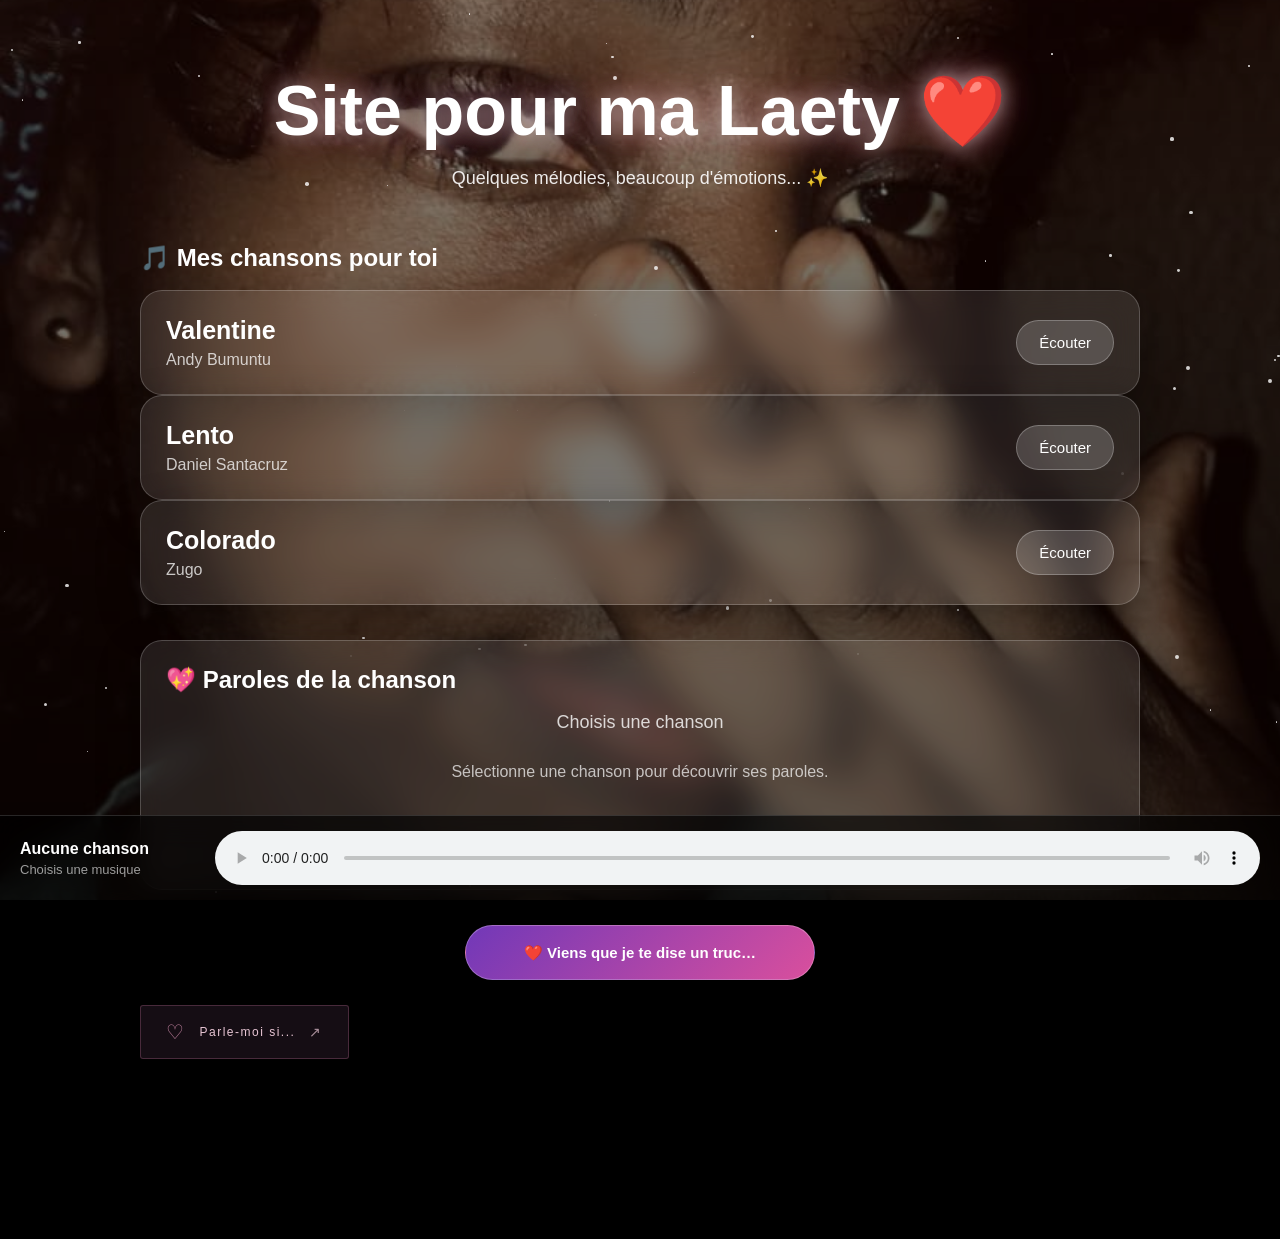
<file: index.html>
<!DOCTYPE html>
<html lang="fr">
<head>
    <meta charset="UTF-8">
    <meta name="viewport" content="width=device-width, initial-scale=1.0">

    <title>Site pour ma Laety ❤️</title>

    <link rel="stylesheet" href="style.css">
</head>

<body>

    <!-- ARRIERE-PLAN -->
    <div class="background"></div>
    <div class="overlay"></div>
    <div id="stars"></div>

    <!-- CONTENU PRINCIPAL -->
    <main class="container">

        <!-- PRESENTATION -->
        <header class="hero">
            <h1>Site pour ma Laety ❤️</h1>
            <p>Quelques mélodies, beaucoup d'émotions... ✨</p>
        </header>

        <!-- PLAYLIST -->
        <section class="music-section">

            <h2>🎵 Mes chansons pour toi</h2>

            <div id="playlist"></div>

        </section>

        <!-- PAROLES -->
        <section class="lyrics-section">

            <h2>💖 Paroles de la chanson</h2>

            <div id="songTitle" class="song-title">
                Choisis une chanson
            </div>

            <div id="lyrics">

                <p class="loading">
                    Sélectionne une chanson pour découvrir ses paroles.
                </p>

            </div>

        </section>

        <!-- BOUTON SECRET -->
        <div class="secret-button-container">

            <button
                id="openStory"
                class="secret-button"
                type="button"
            >
                ❤️ Viens que je te dise un truc…
            </button>

        </div>

<a href="parle-moi.html" class="parle-moi-button">
    <span class="button-heart">♡</span>
    <span>Parle-moi si...</span>
    <span class="button-arrow">↗</span>
</a>

    </main>


    <!-- LECTEUR AUDIO FIXE -->
    <div class="player">

        <div class="player-info">

            <strong id="playerTitle">
                Aucune chanson
            </strong>

            <span id="playerArtist">
                Choisis une musique
            </span>

        </div>

        <audio
            id="audio"
            controls
            preload="metadata"
        ></audio>

    </div>


    <!-- =====================================
         SCENE SECRETE POUR LAETY
    ====================================== -->


<div id="storyOverlay" class="story-overlay" aria-hidden="true">

  <div class="dialog-box">

    <button id="closeStory" class="close-dialog" type="button">✕</button>

    <div class="dialog-header">
      <div class="avatar">❤️</div>
      <div>
        <strong>Une petite conversation</strong>
        <small>moi et Laety ✨</small>
      </div>
    </div>

    <!-- SCENE AVEC LES DEUX PERSONNAGES -->

    <div class="night-scene">

      <div class="night-moon">🌙</div>

      <div class="night-stars">
        <span>✦</span>
        <span>✧</span>
        <span>✦</span>
        <span>·</span>
        <span>✧</span>
        <span>✦</span>
      </div>

      <div class="hill"></div>

      <div class="couple-2d">

        <!-- GARÇON -->

        <div class="character boy">
          <div class="boy-hair"></div>
          <div class="boy-head"></div>
          <div class="boy-neck"></div>
          <div class="boy-body"></div>
          <div class="boy-arm"></div>
          <div class="boy-legs"></div>
        </div>

        <!-- FILLE -->

        <div class="character girl">
          <div class="girl-hair"></div>
          <div class="girl-head"></div>
          <div class="girl-neck"></div>
          <div class="girl-body"></div>
          <div class="girl-arm"></div>
          <div class="girl-legs"></div>
        </div>

      </div>

      <div class="couple-caption">
        Deux personnes, un ciel rempli d'étoiles… ❤️
      </div>

    </div>

    <!-- CONVERSATION -->

    <div id="chatMessages" class="chat-messages">
      <div class="chat-bubble mine">
        Laety… tu sais pourquoi j'ai créé ce site ?
      </div>
    </div>

    <div class="dialog-actions">

      <button id="nextMessage" type="button">
        Pourquoi ? 👀
      </button>

      <a id="whatsappButton"
         class="whatsapp-button"
         href="#"
         target="_blank"
         rel="noopener"
         hidden>
        💬 Je veux quand même lui répondre
      </a>

    </div>

  </div>
</div>

    </div>


    <!-- JAVASCRIPT -->
    <script src="script.js"></script>

</body>
</html>
</file>
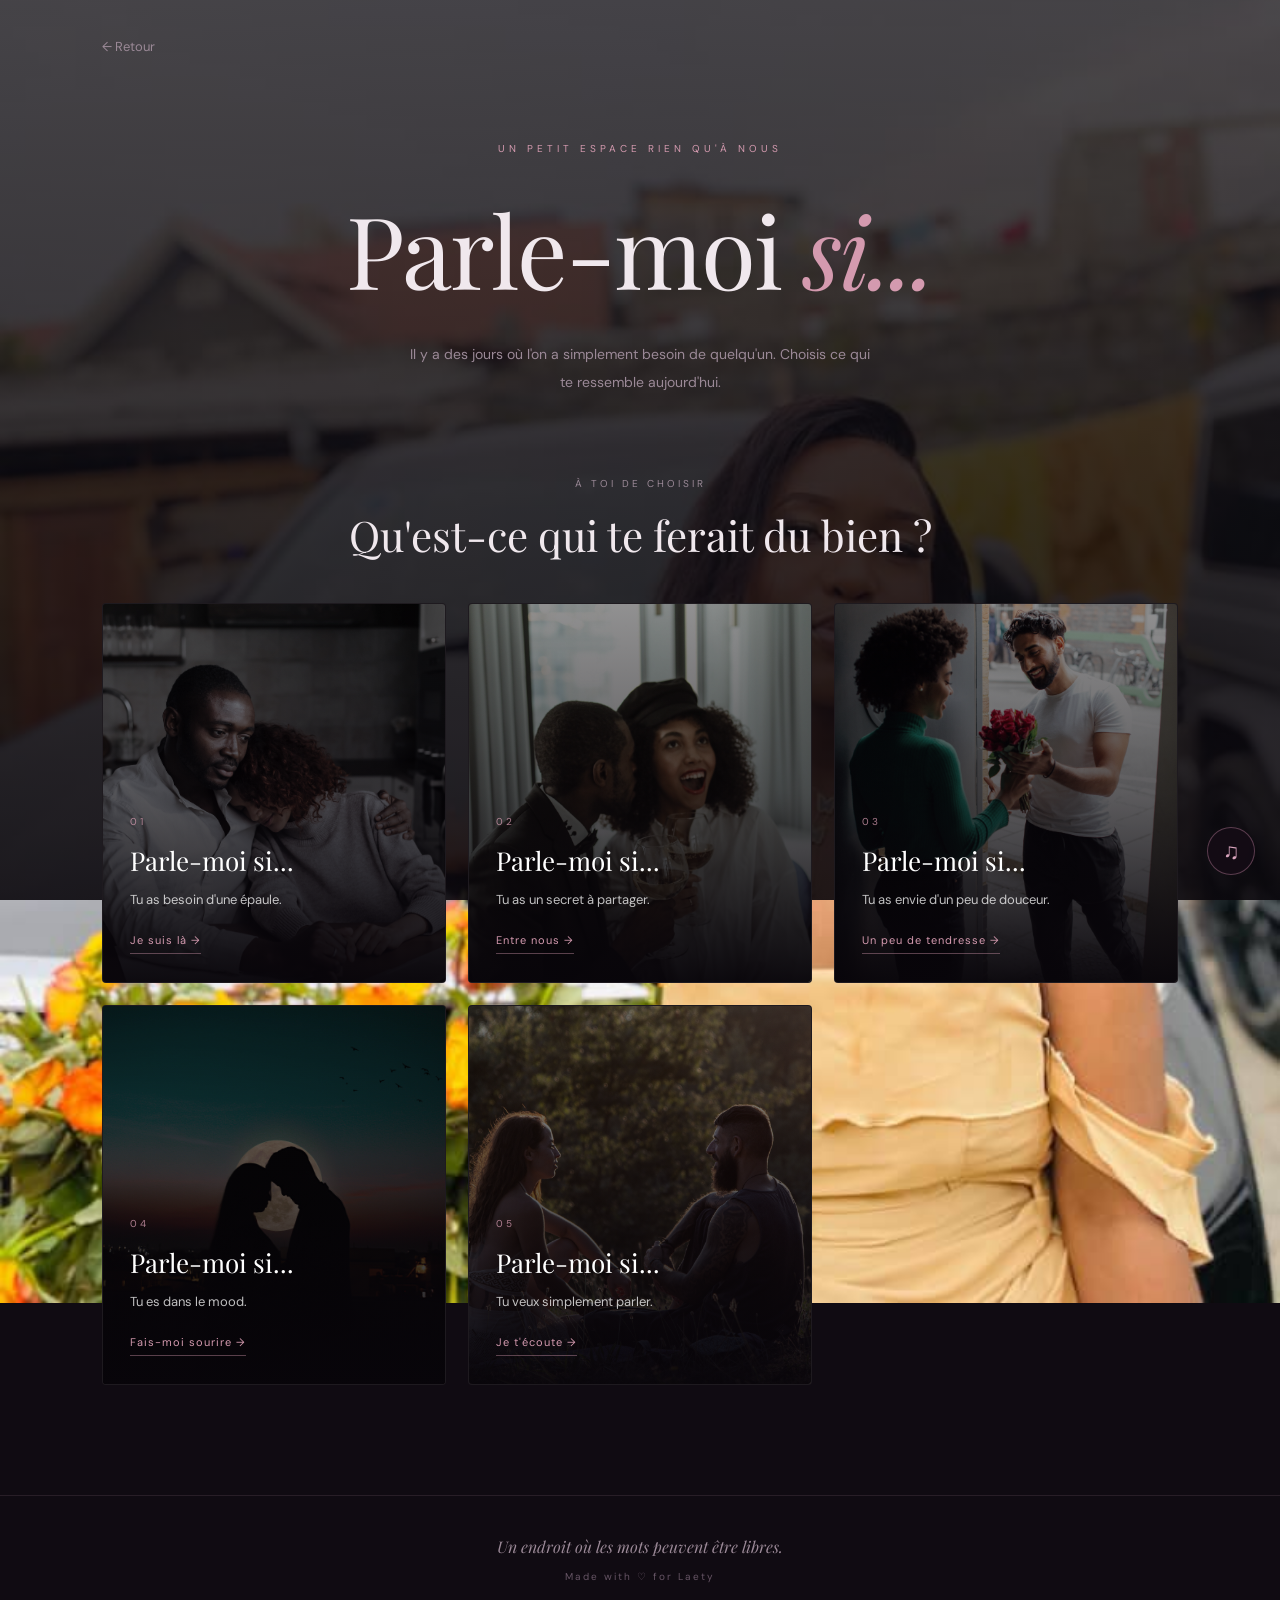
<file: parle-moi.html>
<!DOCTYPE html>
<html lang="fr">

<head>
    <meta charset="UTF-8">
    <meta name="viewport" content="width=device-width, initial-scale=1.0">

    <title>Parle-moi si... | Laety</title>

    <!-- Icône du site -->
    <link rel="icon" href="assets/images/laety.jpg">

    <!-- Polices -->
    <link rel="preconnect" href="https://fonts.googleapis.com">
    <link rel="preconnect" href="https://fonts.gstatic.com" crossorigin>

    <link
        href="https://fonts.googleapis.com/css2?family=DM+Sans:wght@400;500;600;700&family=Playfair+Display:ital,wght@0,400;0,500;0,600;1,400&display=swap"
        rel="stylesheet"
    >

    <!-- CSS -->
    <link rel="stylesheet" href="assets/css/parle-moi.css">
</head>

<body>

    <!-- =========================
         EN-TÊTE
    ========================== -->
    <header class="page-header">

        <a href="index.html" class="back-link">
            ← Retour
        </a>

        <div class="header-content">

            <span class="eyebrow">
                Un petit espace rien qu'à nous
            </span>

            <h1>
                Parle-moi <em>si...</em>
            </h1>

            <p class="header-description">
                Il y a des jours où l'on a simplement besoin
                de quelqu'un. Choisis ce qui te ressemble
                aujourd'hui.
            </p>

        </div>

    </header>


    <!-- =========================
         CONTENU PRINCIPAL
    ========================== -->
    <main class="main-content">

        <section class="conversation-section">

            <div class="section-heading">

                <span class="section-label">
                    À toi de choisir
                </span>

                <h2>
                    Qu'est-ce qui te ferait du bien ?
                </h2>

            </div>


            <!-- GRILLE DES CARTES -->
            <div class="conversation-grid">


                <!-- 01 : ÉPAULE -->
                <button
                    class="conversation-card card-epaule"
                    data-conversation="epaule"
                    type="button"
                >

                    <img
                        src="assets/images/parle-moi/epaule.jpg"
                        alt="Une ambiance douce et réconfortante"
                        class="card-image"
                    >

                    <div class="card-overlay"></div>

                    <div class="card-content">

                        <span class="card-number">01</span>

                        <h3>Parle-moi si...</h3>

                        <p>
                            Tu as besoin d'une épaule.
                        </p>

                        <span class="card-action">
                            Je suis là →
                        </span>

                    </div>

                </button>


                <!-- 02 : SECRET -->
                <button
                    class="conversation-card card-secret"
                    data-conversation="secret"
                    type="button"
                >

                    <img
                        src="assets/images/parle-moi/secret.jpg"
                        alt="Une atmosphère mystérieuse et intime"
                        class="card-image"
                    >

                    <div class="card-overlay"></div>

                    <div class="card-content">

                        <span class="card-number">02</span>

                        <h3>Parle-moi si...</h3>

                        <p>
                            Tu as un secret à partager.
                        </p>

                        <span class="card-action">
                            Entre nous →
                        </span>

                    </div>

                </button>


                <!-- 03 : DOUCEUR -->
                <button
                    class="conversation-card card-douceur"
                    data-conversation="douceur"
                    type="button"
                >

                    <img
                        src="assets/images/parle-moi/douceur.jpg"
                        alt="Une ambiance romantique et délicate"
                        class="card-image"
                    >

                    <div class="card-overlay"></div>

                    <div class="card-content">

                        <span class="card-number">03</span>

                        <h3>Parle-moi si...</h3>

                        <p>
                            Tu as envie d'un peu de douceur.
                        </p>

                        <span class="card-action">
                            Un peu de tendresse →
                        </span>

                    </div>

                </button>


                <!-- 04 : MOOD -->
                <button
                    class="conversation-card card-mood"
                    data-conversation="mood"
                    type="button"
                >

                    <img
                        src="assets/images/parle-moi/mood.jpg"
                        alt="Une ambiance musicale et spontanée"
                        class="card-image"
                    >

                    <div class="card-overlay"></div>

                    <div class="card-content">

                        <span class="card-number">04</span>

                        <h3>Parle-moi si...</h3>

                        <p>
                            Tu es dans le mood.
                        </p>

                        <span class="card-action">
                            Fais-moi sourire →
                        </span>

                    </div>

                </button>


                <!-- 05 : CONVERSATION -->
                <button
                    class="conversation-card card-conversation"
                    data-conversation="conversation"
                    type="button"
                >

                    <img
                        src="assets/images/parle-moi/conversation.jpg"
                        alt="Une ambiance chaleureuse de conversation"
                        class="card-image"
                    >

                    <div class="card-overlay"></div>

                    <div class="card-content">

                        <span class="card-number">05</span>

                        <h3>Parle-moi si...</h3>

                        <p>
                            Tu veux simplement parler.
                        </p>

                        <span class="card-action">
                            Je t'écoute →
                        </span>

                    </div>

                </button>


            </div>

        </section>

    </main>


    <!-- =========================
         PIED DE PAGE
    ========================== -->
    <footer class="page-footer">

        <p>
            Un endroit où les mots peuvent être libres.
        </p>

        <span>
            Made with ♡ for Laety
        </span>

    </footer>


    <!-- =========================
         MUSIQUE DE FOND
    ========================== -->
    <audio
        id="background-music"
        loop
        preload="none"
    >
        <source
            src="assets/music/romantic.mp4"
            type="audio/mp4"
        >
    </audio>


    <!-- BOUTON MUSIQUE -->
    <button
        id="music-button"
        class="music-button"
        type="button"
        aria-label="Activer la musique"
    >
        ♫
    </button>


    <!-- =========================
         JAVASCRIPT
    ========================== -->
    <script src="assets/js/parle-moi.js"></script>

</body>
</html>
</file>
<file: style.css>
* {
    box-sizing: border-box;
    margin: 0;
    padding: 0;
}

html,
body {
    width: 100%;
    min-height: 100%;
    font-family: Arial, Helvetica, sans-serif;
    color: white;
}

/* =========================
   FOND
========================= */

body {
    min-height: 100vh;
    overflow-x: hidden;
    background: #000;
}

.background {
    position: fixed;
    inset: 0;

    background-image: url("assets/images/laety.jpeg");
    background-size: cover;
    background-position: center;
    background-repeat: no-repeat;

    z-index: -3;
}

.overlay {
    position: fixed;
    inset: 0;

    background:
        linear-gradient(
            rgba(0, 0, 0, 0.45),
            rgba(0, 0, 0, 0.72)
        );

    z-index: -2;
}


/* =========================
   ÉTOILES
========================= */

#stars {
    position: fixed;
    inset: 0;

    pointer-events: none;

    overflow: hidden;

    z-index: -1;
}

.star {
    position: absolute;

    width: 3px;
    height: 3px;

    background: white;

    border-radius: 50%;

    opacity: 0.8;

    animation:
        fall linear infinite,
        twinkle ease-in-out infinite;
}

@keyframes fall {

    from {
        transform: translateY(-20px);
    }

    to {
        transform: translateY(110vh);
    }
}

@keyframes twinkle {

    0%,
    100% {
        opacity: 0.2;
    }

    50% {
        opacity: 1;
    }
}


/* =========================
   CONTENU
========================= */

.container {
    width: min(1000px, 92%);
    margin: auto;

    padding-top: 70px;
    padding-bottom: 180px;
}


/* =========================
   HERO
========================= */

.hero {
    text-align: center;

    margin-bottom: 55px;
}

.hero h1 {
    font-size: clamp(35px, 7vw, 70px);

    margin-bottom: 15px;

    text-shadow:
        0 0 20px rgba(255,255,255,0.5),
        0 0 40px rgba(255,100,150,0.4);
}

.hero p {
    font-size: 18px;

    opacity: 0.9;
}


/* =========================
   SECTIONS
========================= */

.music-section,
.lyrics-section {
    margin-bottom: 35px;
}

.music-section h2,
.lyrics-section h2 {
    margin-bottom: 18px;

    font-size: 24px;
}


/* =========================
   GLASS CARD
========================= */

.music-card,
.lyrics-section {
    background: rgba(255, 255, 255, 0.10);

    border: 1px solid rgba(255, 255, 255, 0.20);

    backdrop-filter: blur(15px);
    -webkit-backdrop-filter: blur(15px);

    border-radius: 22px;

    box-shadow:
        0 15px 40px rgba(0, 0, 0, 0.35);
}

.music-card {
    padding: 25px;

    display: flex;

    justify-content: space-between;

    align-items: center;

    gap: 20px;
}

.music-info h3 {
    font-size: 25px;

    margin-bottom: 6px;
}

.music-info p {
    opacity: 0.75;
}


/* =========================
   BOUTON
========================= */

button {
    border: none;

    background: rgba(255, 255, 255, 0.18);

    color: white;

    padding: 13px 22px;

    border-radius: 50px;

    cursor: pointer;

    font-size: 15px;

    border: 1px solid rgba(255,255,255,0.25);

    transition: 0.25s;
}

button:hover {
    background: rgba(255, 255, 255, 0.30);

    transform: scale(1.05);
}


/* =========================
   PAROLES
========================= */

.lyrics-section {
    padding: 25px;

    min-height: 250px;
}

.song-title {
    text-align: center;

    font-size: 18px;

    margin-bottom: 20px;

    opacity: 0.8;
}

#lyrics {
    max-height: 500px;

    overflow-y: auto;

    padding: 10px;
}

.lyric-line {
    text-align: center;

    font-size: 20px;

    line-height: 1.8;

    padding: 5px 10px;

    margin: 4px 0;

    color: rgba(255,255,255,0.55);

    transition:
        color 0.3s,
        transform 0.3s,
        opacity 0.3s;
}

.lyric-line.active {
    color: white;

    font-weight: bold;

    transform: scale(1.04);

    text-shadow:
        0 0 10px rgba(255,255,255,0.7),
        0 0 25px rgba(255,100,160,0.7);
}

.loading {
    text-align: center;

    opacity: 0.7;
}


/* =========================
   PLAYER
========================= */

.player {
    position: fixed;

    bottom: 0;
    left: 0;
    right: 0;

    z-index: 10;

    padding: 15px 20px;

    background: rgba(0,0,0,0.65);

    backdrop-filter: blur(15px);
    -webkit-backdrop-filter: blur(15px);

    border-top: 1px solid rgba(255,255,255,0.15);

    display: flex;

    align-items: center;

    gap: 25px;
}

.player-info {
    min-width: 170px;

    display: flex;

    flex-direction: column;

    gap: 4px;
}

.player-info span {
    opacity: 0.6;

    font-size: 13px;
}

audio {
    width: 100%;
}


/* =========================
   MOBILE
========================= */

@media (max-width: 650px) {

    .container {
        padding-top: 45px;
    }

    .hero h1 {
        font-size: 38px;
    }

    .hero p {
        font-size: 15px;
    }

    .music-card {
        flex-direction: column;

        align-items: stretch;

        text-align: center;
    }

    button {
        width: 100%;
    }

    .lyric-line {
        font-size: 17px;
    }

    .player {
        flex-direction: column;

        align-items: stretch;

        gap: 8px;
    }

    .player-info {
        text-align: center;

        min-width: 0;
    }
}

/* FENÊTRE FLOTTANTE */

.story-overlay {
    display: none;
    position: fixed;
    inset: 0;
    width: 100%;
    height: 100%;
    z-index: 99999;

    background: rgba(5, 4, 25, 0.92);
    backdrop-filter: blur(12px);

    justify-content: center;
    align-items: center;

    padding: 20px;
    overflow-y: auto;
}

.story-overlay.open {
    display: flex;
    animation: fadeIn 0.5s ease;
}

/* CONTENU DE LA FENÊTRE */

.story-box {
    position: relative;
    width: 100%;
    max-width: 750px;
    max-height: 90vh;
    overflow-y: auto;

    margin: auto;
    padding: 25px;

    border-radius: 25px;

    background: linear-gradient(
        145deg,
        rgba(34, 22, 75, 0.98),
        rgba(12, 12, 42, 0.98)
    );

    border: 1px solid rgba(255, 130, 210, 0.6);

    box-shadow:
        0 0 30px rgba(255, 70, 170, 0.35),
        0 0 80px rgba(168, 85, 247, 0.2);
}

.story-overlay {
  display: none;
  position: fixed;
  inset: 0;
  z-index: 99999;
  background: rgba(5, 4, 25, 0.88);
  backdrop-filter: blur(10px);
  justify-content: center;
  align-items: center;
  padding: 15px;
}

.story-overlay.open {
  display: flex;
  animation: dialogFade .3s ease;
}

@keyframes dialogFade {
  from { opacity: 0; }
  to { opacity: 1; }
}

.dialog-box {
  position: relative;
  width: 100%;
  max-width: 430px;
  max-height: 85vh;
  overflow-y: auto;
  padding: 18px;
  border-radius: 22px;
  color: white;
  background: linear-gradient(145deg, #211943, #10102e);
  border: 1px solid rgba(255, 130, 210, .5);
  box-shadow: 0 0 35px rgba(190, 80, 220, .25);
}

.close-dialog {
  position: absolute;
  top: 12px;
  right: 13px;
  border: 0;
  background: transparent;
  color: white;
  font-size: 22px;
  cursor: pointer;
}

.dialog-header {
  display: flex;
  align-items: center;
  gap: 12px;
  padding-bottom: 15px;
  border-bottom: 1px solid rgba(255,255,255,.12);
}

.dialog-header strong,
.dialog-header small {
  display: block;
}

.dialog-header small {
  margin-top: 4px;
  color: #c9bce8;
}

.avatar {
  width: 42px;
  height: 42px;
  display: grid;
  place-items: center;
  border-radius: 50%;
  background: #49316e;
  font-size: 22px;
}

.night-scene {
  position: relative;
  min-height: 115px;
  margin: 15px 0;
  border-radius: 15px;
  overflow: hidden;
  display: flex;
  flex-direction: column;
  align-items: center;
  justify-content: center;
  background: radial-gradient(ellipse at bottom, #44336e, #11132f 75%);
}

.moon {
  font-size: 35px;
  animation: moonGlow 3s infinite alternate;
}

@keyframes moonGlow {
  from { filter: drop-shadow(0 0 4px #fff); }
  to { filter: drop-shadow(0 0 15px #f9b9ff); }
}

.stars {
  color: #ffe8ff;
  letter-spacing: 5px;
  margin-top: 5px;
  animation: twinkle 2s infinite alternate;
}

@keyframes twinkle {
  from { opacity: .4; }
  to { opacity: 1; }
}

.couple-caption {
  margin-top: 8px;
  color: #e7d9ff;
  font-size: 12px;
}

.chat-messages {
  display: flex;
  flex-direction: column;
  gap: 12px;
  min-height: 75px;
  padding: 8px 0 18px;
}

.chat-bubble {
  max-width: 88%;
  padding: 12px 15px;
  border-radius: 16px;
  line-height: 1.5;
  font-size: 14px;
  animation: bubbleIn .35s ease;
}

@keyframes bubbleIn {
  from { opacity: 0; transform: translateY(10px); }
  to { opacity: 1; transform: translateY(0); }
}

.chat-bubble.mine {
  align-self: flex-start;
  background: #49346e;
  border-bottom-left-radius: 4px;
}

.chat-bubble.theirs {
  align-self: flex-end;
  background: #a43d87;
  border-bottom-right-radius: 4px;
}

.dialog-actions {
  display: flex;
  flex-direction: column;
  gap: 10px;
  align-items: stretch;
}

#nextMessage,
.whatsapp-button {
  width: 100%;
  padding: 13px;
  border: 0;
  border-radius: 13px;
  background: linear-gradient(90deg, #ed6bb5, #9c68e8);
  color: white;
  font-weight: bold;
  font-size: 14px;
  cursor: pointer;
  text-align: center;
  text-decoration: none;
}

#nextMessage:hover,
.whatsapp-button:hover {
  filter: brightness(1.12);
}

.whatsapp-button[hidden] {
  display: none;
}
/* Bouton de la conversation secrète : affichage mobile */
.secret-button {
    display: flex !important;
    align-items: center;
    justify-content: center;

    width: 90%;
    max-width: 350px;
    min-height: 55px;

    margin: 25px auto;
    padding: 14px 20px;

    color: #ffffff;
    background: linear-gradient(135deg, #7138b8, #d94f9d);

    border: 1px solid rgba(255, 255, 255, 0.25);
    border-radius: 30px;

    font-size: 15px;
    font-weight: 600;
    text-align: center;

    cursor: pointer;
    position: relative;
    z-index: 20;

    box-sizing: border-box;
}

/* Adaptation aux petits écrans */
@media screen and (max-width: 600px) {
    .secret-button {
        width: 92%;
        max-width: 320px;
        min-height: 52px;

        font-size: 14px;
        padding: 12px 15px;

        margin: 20px auto;
    }
}

/* =========================================
   BOUTON PARLE-MOI SI...
========================================= */

.parle-moi-button {
    display: inline-flex;
    align-items: center;
    justify-content: center;
    gap: 14px;

    padding: 14px 25px;

    background: rgba(25, 16, 24, 0.85);
    color: #e8c5d4;

    border: 1px solid rgba(190, 110, 150, 0.3);
    border-radius: 3px;

    font-family: "DM Sans", sans-serif;
    font-size: 12px;
    letter-spacing: 1.5px;
    text-decoration: none;

    transition: all 0.4s ease;
}

.parle-moi-button:hover {
    background: #421d32;
    border-color: #b77b98;
    color: #ffffff;

    box-shadow: 0 0 25px rgba(150, 65, 110, 0.18);

    transform: translateY(-3px);
}

.button-heart {
    font-size: 20px;
    color: #c987a5;
}

.button-arrow {
    font-size: 14px;
    opacity: 0.7;

    transition: transform 0.3s ease;
}

.parle-moi-button:hover .button-arrow {
    transform: translate(3px, -3px);
}
</file>
<file: assets/css/parle-moi.css>
/* =========================================
   PARLE-MOI SI...
   DARK ROMANTIC EDITION
========================================= */

:root {
    --color-bg: #0b090c;
    --color-surface: #151116;
    --color-surface-light: #201820;

    --color-text: #f0e8ed;
    --color-muted: #9b8997;

    --color-accent: #a65b78;
    --color-accent-light: #d49aaf;
    --color-burgundy: #541d35;

    --color-border: rgba(210, 160, 185, 0.12);

    --font-title: "Playfair Display", serif;
    --font-body: "DM Sans", sans-serif;
}


/* =========================================
   RESET
========================================= */

* {
    margin: 0;
    padding: 0;
    box-sizing: border-box;
}

body {
    background: var(--color-bg);
    color: var(--color-text);
    font-family: var(--font-body);
    min-height: 100vh;
}

button,
input {
    font: inherit;
}

button {
    cursor: pointer;
}


/* =========================================
   EN-TÊTE
========================================= */

.page-header {
    padding: 35px 8% 75px;
    position: relative;
}

.back-link {
    display: inline-block;
    text-decoration: none;
    color: var(--color-muted);
    font-size: 13px;
    transition: color 0.3s ease;
}

.back-link:hover {
    color: var(--color-accent-light);
}

.header-content {
    text-align: center;
    max-width: 700px;
    margin: 80px auto 0;
}

.eyebrow {
    color: var(--color-accent-light);
    font-size: 10px;
    letter-spacing: 4px;
    text-transform: uppercase;
}

.header-content h1 {
    font-family: var(--font-title);
    font-size: clamp(48px, 8vw, 100px);
    font-weight: 400;
    margin: 25px 0;
    letter-spacing: -2px;
}

.header-content h1 em {
    color: var(--color-accent-light);
    font-style: italic;
}

.header-description {
    color: var(--color-muted);
    font-size: 14px;
    line-height: 2;
    max-width: 470px;
    margin: 0 auto;
}


/* =========================================
   CONTENU PRINCIPAL
========================================= */

.main-content {
    padding: 0 8% 110px;
}

.conversation-section {
    max-width: 1250px;
    margin: 0 auto;
}

.section-heading {
    text-align: center;
    margin-bottom: 40px;
}

.section-label {
    font-size: 10px;
    letter-spacing: 3px;
    text-transform: uppercase;
    color: var(--color-muted);
}

.section-heading h2 {
    font-family: var(--font-title);
    font-size: clamp(27px, 4vw, 42px);
    font-weight: 400;
    margin-top: 15px;
}


/* =========================================
   GRILLE DES BLOCS
========================================= */

.conversation-grid {
    display: grid;
    grid-template-columns: repeat(3, 1fr);
    gap: 22px;
}

.conversation-card {
    position: relative;
    display: block;

    width: 100%;
    min-height: 380px;

    border: 1px solid rgba(255, 255, 255, 0.04);
    border-radius: 4px;

    overflow: hidden;
    text-align: left;
    color: white;

    background: var(--color-surface);

    isolation: isolate;

    transition:
        transform 0.5s ease,
        border-color 0.5s ease,
        box-shadow 0.5s ease;
}

.conversation-card:hover {
    transform: translateY(-8px);

    border-color: rgba(190, 110, 150, 0.3);

    box-shadow:
        0 20px 60px rgba(0, 0, 0, 0.45),
        0 0 30px rgba(120, 40, 80, 0.08);
}

.card-image {
    position: absolute;
    inset: 0;

    width: 100%;
    height: 100%;

    object-fit: cover;

    z-index: -2;

    filter: brightness(0.65) saturate(0.75);

    transition:
        transform 0.8s ease,
        filter 0.8s ease;
}

.conversation-card:hover .card-image {
    transform: scale(1.07);
    filter: brightness(0.8) saturate(0.9);
}

.card-overlay {
    position: absolute;
    inset: 0;

    background: linear-gradient(
        to top,
        rgba(8, 5, 10, 0.96) 0%,
        rgba(8, 5, 10, 0.45) 50%,
        rgba(8, 5, 10, 0.12) 100%
    );

    z-index: -1;
}

.card-content {
    position: absolute;
    inset: auto 27px 28px;
}

.card-number {
    display: block;

    font-size: 10px;
    letter-spacing: 3px;

    color: var(--color-accent-light);
    opacity: 0.8;

    margin-bottom: 15px;
}

.card-content h3 {
    font-family: var(--font-title);
    font-size: 26px;
    font-weight: 400;

    margin-bottom: 10px;
}

.card-content p {
    font-size: 13px;
    line-height: 1.8;
    color: rgba(255, 255, 255, 0.75);
}

.card-action {
    display: inline-block;

    margin-top: 22px;

    font-size: 11px;
    letter-spacing: 1px;

    color: var(--color-accent-light);

    border-bottom: 1px solid rgba(212, 154, 175, 0.4);
    padding-bottom: 6px;

    transition:
        color 0.3s ease,
        border-color 0.3s ease;
}

.conversation-card:hover .card-action {
    color: white;
    border-color: white;
}


/* =========================================
   FENÊTRE DE CONVERSATION
========================================= */

.chat-modal {
    position: fixed;
    inset: 0;

    z-index: 1000;

    display: flex;
    justify-content: center;
    align-items: center;

    padding: 20px;

    background: rgba(3, 2, 5, 0.82);
    backdrop-filter: blur(12px);

    opacity: 0;
    visibility: hidden;
    pointer-events: none;

    transition:
        opacity 0.35s ease,
        visibility 0.35s ease;
}

.chat-modal.active {
    opacity: 1;
    visibility: visible;
    pointer-events: auto;
}

.chat-window {
    width: 100%;
    max-width: 480px;

    height: min(650px, 90vh);

    display: flex;
    flex-direction: column;

    background: #100c12;

    border: 1px solid rgba(190, 110, 150, 0.15);
    border-radius: 12px;

    overflow: hidden;

    box-shadow:
        0 30px 100px rgba(0, 0, 0, 0.7),
        0 0 50px rgba(100, 30, 70, 0.08);

    transform: translateY(20px);

    transition: transform 0.35s ease;
}

.chat-modal.active .chat-window {
    transform: translateY(0);
}


/* =========================================
   EN-TÊTE DU CHAT
========================================= */

.chat-header {
    display: flex;
    align-items: center;
    justify-content: space-between;

    padding: 22px;

    background: #151016;

    border-bottom: 1px solid var(--color-border);
}

.chat-header-info {
    display: flex;
    align-items: center;
    gap: 13px;
}

.chat-status {
    width: 8px;
    height: 8px;

    border-radius: 50%;

    background: var(--color-accent-light);

    box-shadow: 0 0 12px rgba(212, 154, 175, 0.5);
}

.chat-header h2 {
    font-family: var(--font-title);
    font-size: 21px;
    font-weight: 400;
}

.chat-header p {
    color: var(--color-muted);
    font-size: 11px;
    margin-top: 5px;
}

.close-chat {
    width: 36px;
    height: 36px;

    border: 1px solid var(--color-border);
    border-radius: 50%;

    background: #211821;
    color: var(--color-accent-light);

    font-size: 24px;
    line-height: 1;

    transition:
        background 0.3s ease,
        transform 0.3s ease;
}

.close-chat:hover {
    background: var(--color-burgundy);
    transform: rotate(90deg);
}


/* =========================================
   ZONE DES MESSAGES
========================================= */

.chat-messages {
    flex: 1;

    overflow-y: auto;

    display: flex;
    flex-direction: column;
    gap: 14px;

    padding: 23px;

    background:
        radial-gradient(
            circle at top,
            rgba(80, 35, 65, 0.08),
            transparent 60%
        ),
        #100c12;
}

.chat-messages::-webkit-scrollbar {
    width: 4px;
}

.chat-messages::-webkit-scrollbar-thumb {
    background: #493040;
    border-radius: 10px;
}

.chat-welcome {
    text-align: center;
    margin: auto 0;

    color: var(--color-muted);
}

.welcome-heart {
    display: block;

    font-size: 38px;
    color: var(--color-accent-light);

    margin-bottom: 15px;

    animation: heartGlow 3s ease-in-out infinite;
}

.chat-welcome p {
    font-family: var(--font-title);
    font-size: 19px;
    font-style: italic;
}


/* =========================================
   BULLES DE MESSAGES
========================================= */

.message {
    max-width: 82%;

    padding: 13px 16px;

    border-radius: 12px;

    font-size: 13px;
    line-height: 1.7;

    overflow-wrap: anywhere;
}

.message.sent {
    align-self: flex-end;

    background: linear-gradient(
        135deg,
        #572c45,
        #382033
    );

    color: #f4e8ef;

    border: 1px solid rgba(210, 150, 180, 0.1);

    border-bottom-right-radius: 3px;
}

.message-time {
    display: block;

    margin-top: 6px;

    font-size: 10px;
    color: rgba(255, 255, 255, 0.45);

    text-align: right;
}


/* =========================================
   FORMULAIRE D'ENVOI
========================================= */

.chat-form {
    display: flex;
    align-items: center;
    gap: 10px;

    padding: 16px 20px;

    background: #151016;

    border-top: 1px solid var(--color-border);
}

.chat-form input {
    flex: 1;
    min-width: 0;

    border: 1px solid #302330;
    outline: none;

    border-radius: 30px;

    padding: 14px 17px;

    background: #211821;
    color: var(--color-text);

    font-size: 13px;

    transition:
        border-color 0.3s ease,
        box-shadow 0.3s ease;
}

.chat-form input:focus {
    border-color: var(--color-accent);

    box-shadow:
        0 0 0 3px rgba(166, 91, 120, 0.08);
}

.chat-form input::placeholder {
    color: #796775;
}

.send-button {
    width: 43px;
    height: 43px;

    flex-shrink: 0;

    border: none;
    border-radius: 50%;

    background: var(--color-accent);
    color: white;

    font-size: 22px;

    box-shadow:
        0 0 20px rgba(166, 91, 120, 0.15);

    transition:
        background 0.3s ease,
        transform 0.3s ease;
}

.send-button:hover {
    background: #c17a96;
    transform: scale(1.07);
}

.chat-notice {
    text-align: center;

    color: #766574;

    font-size: 10px;

    padding: 0 15px 16px;

    background: #151016;
}


/* =========================================
   PIED DE PAGE
========================================= */

.page-footer {
    text-align: center;

    padding: 40px 20px;

    border-top: 1px solid var(--color-border);
}

.page-footer p {
    font-family: var(--font-title);
    font-style: italic;

    color: var(--color-muted);
    font-size: 16px;
}

.page-footer span {
    display: block;

    margin-top: 13px;

    font-size: 10px;
    letter-spacing: 2px;

    color: #665565;
}


/* =========================================
   ANIMATION
========================================= */

@keyframes heartGlow {
    0%, 100% {
        opacity: 0.65;
        transform: scale(1);
    }

    50% {
        opacity: 1;
        transform: scale(1.08);
    }
}


/* =========================================
   TABLETTES
========================================= */

@media (max-width: 900px) {
    .conversation-grid {
        grid-template-columns: repeat(2, 1fr);
    }

    .conversation-card {
        min-height: 340px;
    }
}


/* =========================================
   MOBILES
========================================= */

@media (max-width: 560px) {
    .page-header {
        padding: 25px 6% 50px;
    }

    .header-content {
        margin-top: 55px;
    }

    .header-description {
        font-size: 13px;
    }

    .main-content {
        padding: 0 6% 70px;
    }

    .conversation-grid {
        grid-template-columns: 1fr;
        gap: 17px;
    }

    .conversation-card {
        min-height: 320px;
    }

    .chat-modal {
        padding: 0;
        align-items: flex-end;
    }

    .chat-window {
        max-width: none;
        height: 92vh;

        border-radius: 16px 16px 0 0;
    }

    .chat-header {
        padding: 18px;
    }

    .chat-messages {
        padding: 18px;
    }
}
body {
    background:
        linear-gradient(
            rgba(10, 7, 12, 0.72),
            rgba(10, 7, 12, 0.90)
        ),
        url("../images/parle-moi/background-laety.jpeg");

    background-size: cover;
    background-position: center;
    background-repeat: no-repeat;
    background-attachment: fixed;

    background-color: #100b12;
}
@media (max-width: 768px) {
    body {
        background-attachment: scroll;
        background-position: center;
    }
}
.music-button {
    position: fixed;
    bottom: 25px;
    right: 25px;
    z-index: 1000;

    width: 48px;
    height: 48px;

    border: 1px solid rgba(201, 135, 165, 0.4);
    border-radius: 50%;

    background: rgba(20, 12, 22, 0.85);
    color: #d9a4bd;

    font-size: 22px;
    cursor: pointer;

    backdrop-filter: blur(10px);
    transition: all 0.3s ease;
}

.music-button:hover,
.music-button.playing {
    background: #421d32;
    box-shadow: 0 0 20px rgba(190, 100, 150, 0.3);
    transform: scale(1.08);
}

@media (max-width: 600px) {
    .music-button {
        width: 44px;
        height: 44px;
        bottom: 18px;
        right: 18px;
    }
}

/* =========================================
   PETITE FENÊTRE : À QUI VEUX-TU PARLER ?
========================================= */

.recipient-modal {
    position: fixed;
    inset: 0;
    z-index: 2000;

    display: flex;
    align-items: center;
    justify-content: center;

    padding: 20px;
    background: rgba(5, 3, 8, 0.85);
    backdrop-filter: blur(12px);

    opacity: 0;
    visibility: hidden;
    pointer-events: none;

    transition: opacity 0.35s ease,
                visibility 0.35s ease;
}

.recipient-modal.active {
    opacity: 1;
    visibility: visible;
    pointer-events: auto;
}

/* Contenu de la fenêtre */

.recipient-modal-content {
    position: relative;
    width: 100%;
    max-width: 380px;

    padding: 40px 28px 30px;

    text-align: center;

    background: linear-gradient(
        145deg,
        #251722,
        #100c13
    );

    border: 1px solid rgba(190, 110, 150, 0.25);
    border-radius: 15px;

    box-shadow:
        0 25px 70px rgba(0, 0, 0, 0.7),
        0 0 35px rgba(150, 50, 100, 0.12);

    transform: translateY(20px) scale(0.96);
    transition: transform 0.35s ease;
}

.recipient-modal.active .recipient-modal-content {
    transform: translateY(0) scale(1);
}

/* Bouton fermer */

.recipient-close {
    position: absolute;
    top: 12px;
    right: 14px;

    width: 32px;
    height: 32px;

    border: 1px solid rgba(190, 110, 150, 0.25);
    border-radius: 50%;

    background: transparent;
    color: #d9a6c1;

    font-size: 22px;
    cursor: pointer;

    transition: 0.3s ease;
}

.recipient-close:hover {
    background: #6b244b;
    transform: rotate(90deg);
}

/* Petit cœur */

.recipient-heart {
    display: block;
    margin-bottom: 15px;

    color: #d9a6c1;
    font-size: 36px;

    animation: heartGlow 3s ease-in-out infinite;
}

/* Question */

.recipient-modal-content h2 {
    color: #f5e8ef;
    font-family: var(--font-title);
    font-size: 26px;
    font-weight: 400;

    margin-bottom: 12px;
}

/* Texte de la section choisie */

.recipient-section {
    color: #a995a7;
    font-size: 12px;
    line-height: 1.8;

    margin-bottom: 25px;
}

/* Boutons */

.recipient-buttons {
    display: flex;
    flex-direction: column;
    gap: 12px;
}

.recipient-choice {
    width: 100%;
    padding: 15px;

    border: 1px solid rgba(190, 110, 150, 0.3);
    border-radius: 6px;

    background: rgba(45, 28, 43, 0.8);
    color: #d9a6c1;

    font-size: 13px;
    letter-spacing: 0.5px;

    cursor: pointer;

    transition: all 0.3s ease;
}

.recipient-choice:hover {
    background: #6b244b;
    border-color: #d9a6c1;
    color: #fff;

    transform: translateY(-2px);

    box-shadow: 0 8px 25px rgba(100, 30, 70, 0.25);
}

/* Petit texte en bas */

.recipient-note {
    margin-top: 22px;

    color: #796775;
    font-size: 10px;
    letter-spacing: 0.5px;
}

/* Adaptation téléphone */

@media (max-width: 480px) {
    .recipient-modal {
        padding: 18px;
    }

    .recipient-modal-content {
        padding: 38px 22px 28px;
    }

    .recipient-modal-content h2 {
        font-size: 23px;
    }

    .recipient-choice {
        padding: 16px;
        font-size: 12px;
    }
}
</file>
